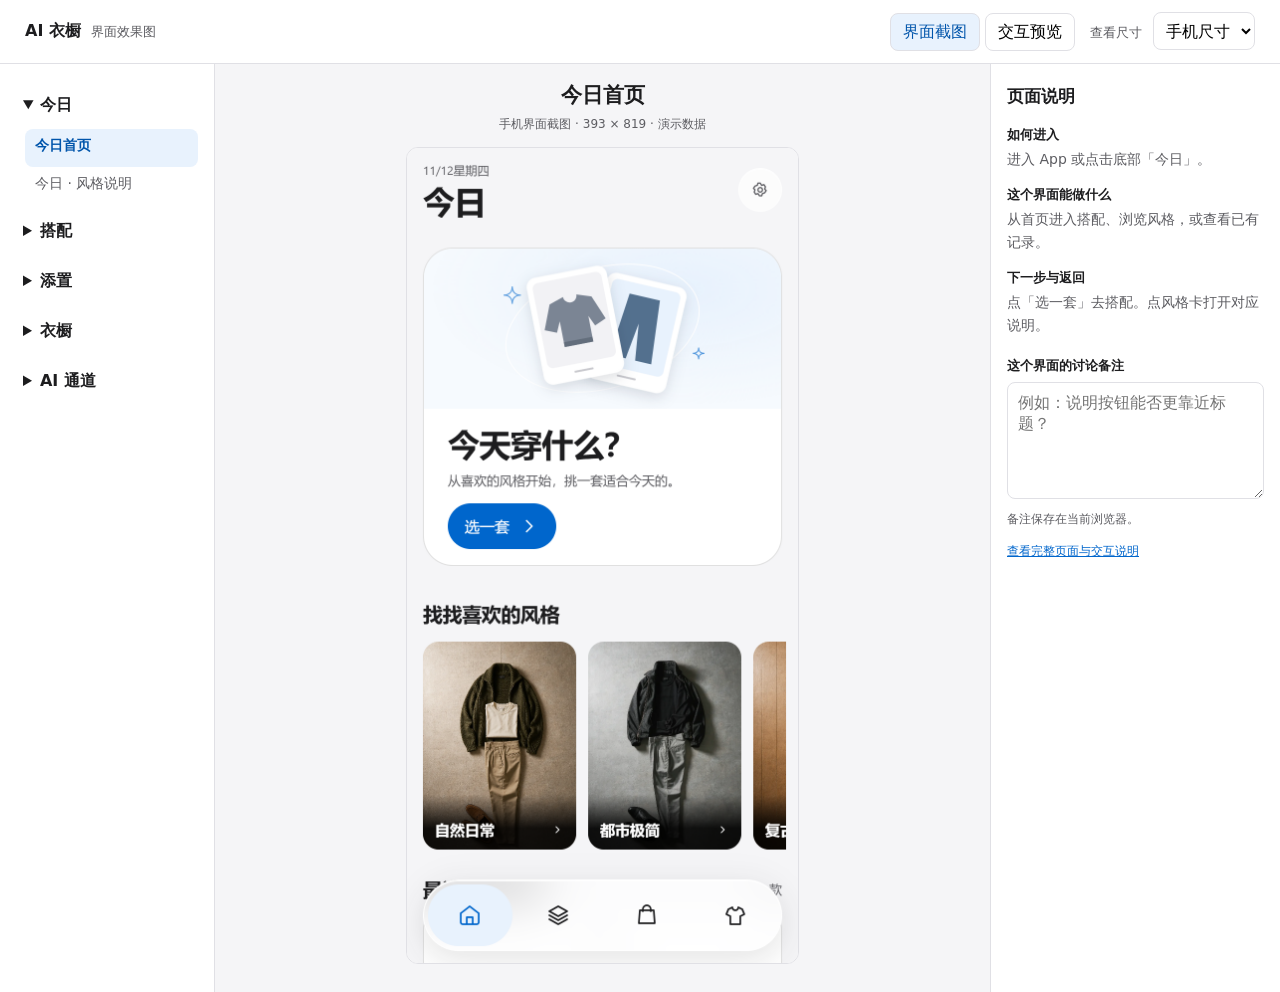
<file: docs/design/workbench/index.html>
<!doctype html>
<html lang="zh-CN">
<head>
  <meta charset="utf-8">
  <meta name="viewport" content="width=device-width, initial-scale=1">
  <title>AI 衣橱 · 界面效果图</title>
  <link rel="stylesheet" href="preview.css">
  <script src="preview.js" defer></script>
</head>
<body>
  <header class="masthead">
    <div><strong>AI 衣橱</strong><span>界面效果图</span></div>
    <div class="mode">
      <button type="button" id="show-shots" aria-pressed="true">界面截图</button>
      <button type="button" id="show-live" aria-pressed="false">交互预览</button>
      <label for="size">查看尺寸</label>
      <select id="size"><option value="phone">手机尺寸</option><option value="fit">适合窗口</option></select>
    </div>
  </header>
  <main class="workbench">
    <nav id="pages" aria-label="页面与交互状态"></nav>
    <section class="stage" aria-labelledby="screen-title">
      <h1 id="screen-title"></h1>
      <p class="caption" id="preview-hint">当前前端源码截图 · 393 × 819 手机视口 · 演示数据</p>
      <div id="need-server" class="need-server" hidden>
        <h2>交互预览需要本地服务</h2>
        <p>这个页面是从本地文件（<code>file://</code>）打开的。浏览器不允许本地文件加载 App 的界面，所以在这里点「交互预览」只能看到这张说明。</p>
        <p>双击工作台文件夹里的 <strong>启动效果图.bat</strong>，浏览器会自动打开可交互的地址。也可以在项目根目录运行：</p>
        <p class="cmd"><code>.venv/Scripts/python.exe docs/design/workbench/serve.py --open</code></p>
        <p id="server-state" role="status">正在检查本地服务…</p>
        <button type="button" id="open-live-url" hidden>服务已在运行 · 打开交互预览</button>
        <p class="note">「界面截图」不受影响，仍然可以逐页翻看。</p>
      </div>
      <img id="screen" class="original" width="393" height="819" alt="">
      <iframe id="live" class="original" title="AI 衣橱交互预览" src="about:blank" hidden></iframe>
    </section>
    <aside class="review">
      <h2>页面说明</h2>
      <dl id="explanation"></dl>
      <label for="notes">这个界面的讨论备注</label>
      <textarea id="notes" rows="5" placeholder="例如：说明按钮能否更靠近标题？"></textarea>
      <p id="storage" role="status">备注保存在当前浏览器。</p>
      <a href="页面说明.md">查看完整页面与交互说明</a>
    </aside>
  </main>
  <noscript>请在启用 JavaScript 的浏览器里打开效果图。</noscript>
</body>
</html>
</file>
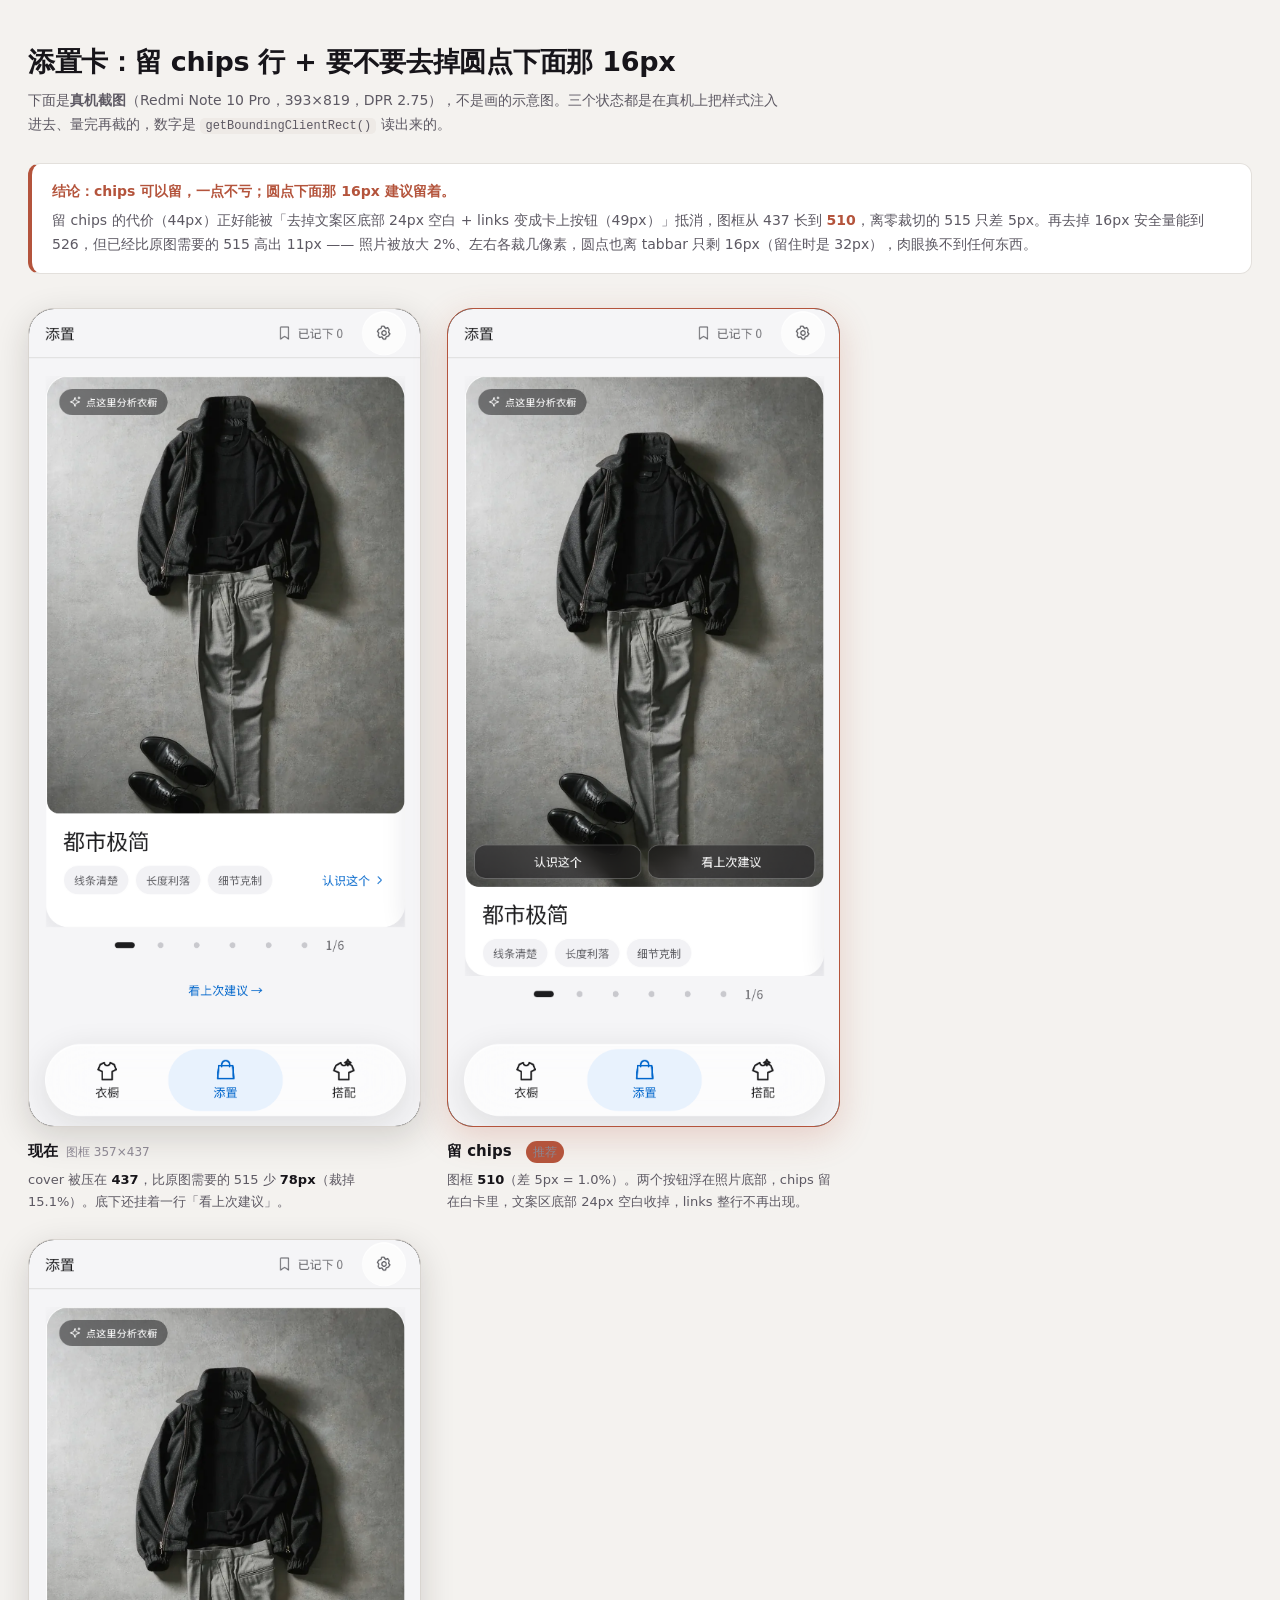
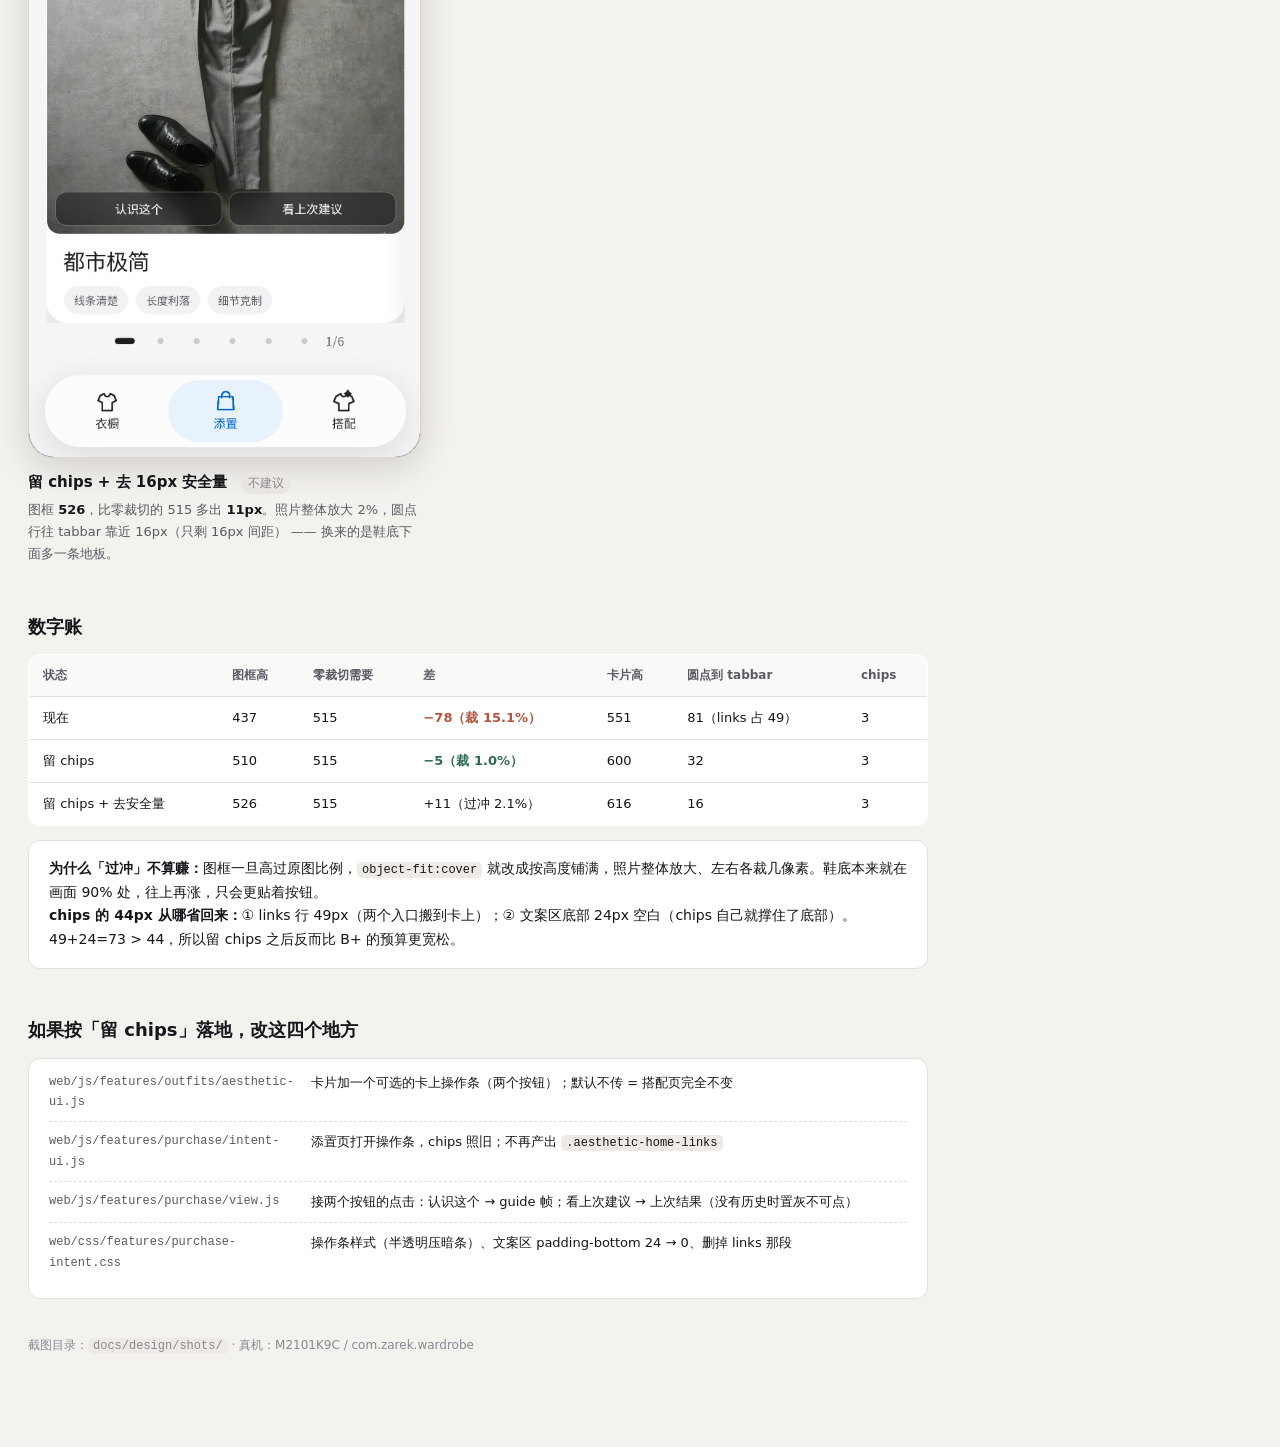
<file: docs/design/purchase-bplus-chips.html>
<!DOCTYPE html>
<html lang="zh-CN">
<head>
<meta charset="utf-8">
<meta name="viewport" content="width=device-width,initial-scale=1">
<title>添置卡 · 留 chips 与去安全量 · 真机对比</title>
<style>
  :root{--ink:#17151a;--dim:#5d5963;--faint:#8b8691;--line:#e3e0dc;--bg:#f4f2ef;--card:#fff;--accent:#b4543c;--ok:#2f6b4f}
  *{box-sizing:border-box}
  body{margin:0;background:var(--bg);color:var(--ink);font:14px/1.7 -apple-system,"PingFang SC","Microsoft YaHei",system-ui,sans-serif}
  .wrap{max-width:1320px;margin:0 auto;padding:44px 28px 80px}
  h1{font-size:27px;line-height:1.3;margin:0 0 10px;letter-spacing:-.01em}
  .sub{color:var(--dim);margin:0 0 26px;max-width:760px}
  .verdict{background:#fff;border:1px solid var(--line);border-left:4px solid var(--accent);border-radius:12px;padding:16px 20px;margin:0 0 34px}
  .verdict b{color:var(--accent)}
  .verdict p{margin:6px 0 0;color:var(--dim)}
  .row{display:flex;gap:26px;align-items:flex-start;flex-wrap:wrap}
  .phone{width:393px;flex:0 0 auto}
  .frame{width:393px;height:819px;border-radius:26px;overflow:hidden;background:#000;box-shadow:0 10px 34px rgba(30,24,20,.16);border:1px solid #d9d5d0}
  .frame img{display:block;width:393px;height:819px}
  .cap{margin-top:12px}
  .cap .n{display:flex;align-items:baseline;gap:8px}
  .cap .n b{font-size:15px}
  .cap .n span{font-size:12px;color:var(--faint)}
  .cap .v{margin-top:4px;font-size:13px;color:var(--dim)}
  .cap .v em{font-style:normal;font-weight:600;color:var(--ink);font-variant-numeric:tabular-nums}
  .pick{border-color:var(--accent);box-shadow:0 10px 34px rgba(180,84,60,.22)}
  .tagn{display:inline-block;font-size:11px;padding:1px 7px;border-radius:99px;background:var(--accent);color:#fff;margin-left:6px;vertical-align:2px}
  .tagx{display:inline-block;font-size:11px;padding:1px 7px;border-radius:99px;background:#e9e5e1;color:#7b7570;margin-left:6px;vertical-align:2px}
  h2{font-size:18px;margin:46px 0 12px}
  table{border-collapse:collapse;width:100%;max-width:900px;background:#fff;border:1px solid var(--line);border-radius:12px;overflow:hidden}
  th,td{padding:10px 14px;text-align:left;border-bottom:1px solid var(--line);font-size:13px}
  th{background:#faf9f7;font-weight:600;color:var(--dim);font-size:12px}
  tr:last-child td{border-bottom:0}
  td.num{font-variant-numeric:tabular-nums}
  .good{color:var(--ok);font-weight:600}
  .warn{color:var(--accent);font-weight:600}
  ul{margin:10px 0 0;padding-left:20px;color:var(--dim)}
  li{margin:5px 0}
  .note{background:#fff;border:1px solid var(--line);border-radius:12px;padding:16px 20px;margin-top:14px;max-width:900px}
  code{background:#eeeae6;padding:1px 5px;border-radius:5px;font-size:12px}
  .files{max-width:900px;background:#fff;border:1px solid var(--line);border-radius:12px;padding:4px 20px 16px;margin-top:12px}
  .files div{display:flex;gap:12px;padding:9px 0;border-bottom:1px dashed var(--line);font-size:13px}
  .files div:last-child{border-bottom:0}
  .files b{flex:0 0 250px;font-weight:500;font-family:ui-monospace,Consolas,monospace;font-size:12px;color:var(--dim)}
  .foot{margin-top:36px;font-size:12px;color:var(--faint)}
</style>
</head>
<body>
<div class="wrap">
  <h1>添置卡：留 chips 行 + 要不要去掉圆点下面那 16px</h1>
  <p class="sub">下面是<b>真机截图</b>（Redmi Note 10 Pro，393×819，DPR 2.75），不是画的示意图。三个状态都是在真机上把样式注入进去、量完再截的，数字是 <code>getBoundingClientRect()</code> 读出来的。</p>

  <div class="verdict">
    <b>结论：chips 可以留，一点不亏；圆点下面那 16px 建议留着。</b>
    <p>留 chips 的代价（44px）正好能被「去掉文案区底部 24px 空白 + links 变成卡上按钮（49px）」抵消，图框从 437 长到 <b>510</b>，离零裁切的 515 只差 5px。再去掉 16px 安全量能到 526，但已经比原图需要的 515 高出 11px —— 照片被放大 2%、左右各裁几像素，圆点也离 tabbar 只剩 16px（留住时是 32px），肉眼换不到任何东西。</p>
  </div>

  <div class="row">
    <div class="phone">
      <div class="frame"><img src="shots/bplus-now.png" alt="现在"></div>
      <div class="cap">
        <div class="n"><b>现在</b><span>图框 357×437</span></div>
        <div class="v">cover 被压在 <em>437</em>，比原图需要的 515 少 <em>78px</em>（裁掉 15.1%）。底下还挂着一行「看上次建议」。</div>
      </div>
    </div>

    <div class="phone">
      <div class="frame pick"><img src="shots/bplus-chips.png" alt="留 chips"></div>
      <div class="cap">
        <div class="n"><b>留 chips</b><span class="tagn">推荐</span></div>
        <div class="v">图框 <em>510</em>（差 5px = 1.0%）。两个按钮浮在照片底部，chips 留在白卡里，文案区底部 24px 空白收掉，links 整行不再出现。</div>
      </div>
    </div>

    <div class="phone">
      <div class="frame"><img src="shots/bplus-chips-nosafe.png" alt="留 chips + 去安全量"></div>
      <div class="cap">
        <div class="n"><b>留 chips + 去 16px 安全量</b><span class="tagx">不建议</span></div>
        <div class="v">图框 <em>526</em>，比零裁切的 515 多出 <em>11px</em>。照片整体放大 2%，圆点行往 tabbar 靠近 16px（只剩 16px 间距） —— 换来的是鞋底下面多一条地板。</div>
      </div>
    </div>
  </div>

  <h2>数字账</h2>
  <table>
    <tr><th>状态</th><th>图框高</th><th>零裁切需要</th><th>差</th><th>卡片高</th><th>圆点到 tabbar</th><th>chips</th></tr>
    <tr><td>现在</td><td class="num">437</td><td class="num">515</td><td class="num warn">−78（裁 15.1%）</td><td class="num">551</td><td class="num">81（links 占 49）</td><td>3</td></tr>
    <tr><td>留 chips</td><td class="num">510</td><td class="num">515</td><td class="num good">−5（裁 1.0%）</td><td class="num">600</td><td class="num">32</td><td>3</td></tr>
    <tr><td>留 chips + 去安全量</td><td class="num">526</td><td class="num">515</td><td class="num">+11（过冲 2.1%）</td><td class="num">616</td><td class="num">16</td><td>3</td></tr>
  </table>
  <div class="note">
    <b>为什么「过冲」不算赚：</b>图框一旦高过原图比例，<code>object-fit:cover</code> 就改成按高度铺满，照片整体放大、左右各裁几像素。鞋底本来就在画面 90% 处，往上再涨，只会更贴着按钮。<br>
    <b>chips 的 44px 从哪省回来：</b>① links 行 49px（两个入口搬到卡上）；② 文案区底部 24px 空白（chips 自己就撑住了底部）。49+24=73 &gt; 44，所以留 chips 之后反而比 B+ 的预算更宽松。
  </div>

  <h2>如果按「留 chips」落地，改这四个地方</h2>
  <div class="files">
    <div><b>web/js/features/outfits/aesthetic-ui.js</b><span>卡片加一个可选的卡上操作条（两个按钮）；默认不传 = 搭配页完全不变</span></div>
    <div><b>web/js/features/purchase/intent-ui.js</b><span>添置页打开操作条，chips 照旧；不再产出 <code>.aesthetic-home-links</code></span></div>
    <div><b>web/js/features/purchase/view.js</b><span>接两个按钮的点击：认识这个 → guide 帧；看上次建议 → 上次结果（没有历史时置灰不可点）</span></div>
    <div><b>web/css/features/purchase-intent.css</b><span>操作条样式（半透明压暗条）、文案区 padding-bottom 24 → 0、删掉 links 那段</span></div>
  </div>

  <p class="foot">截图目录：<code>docs/design/shots/</code> · 真机：M2101K9C / com.zarek.wardrobe</p>
</div>
</body>
</html>
</file>
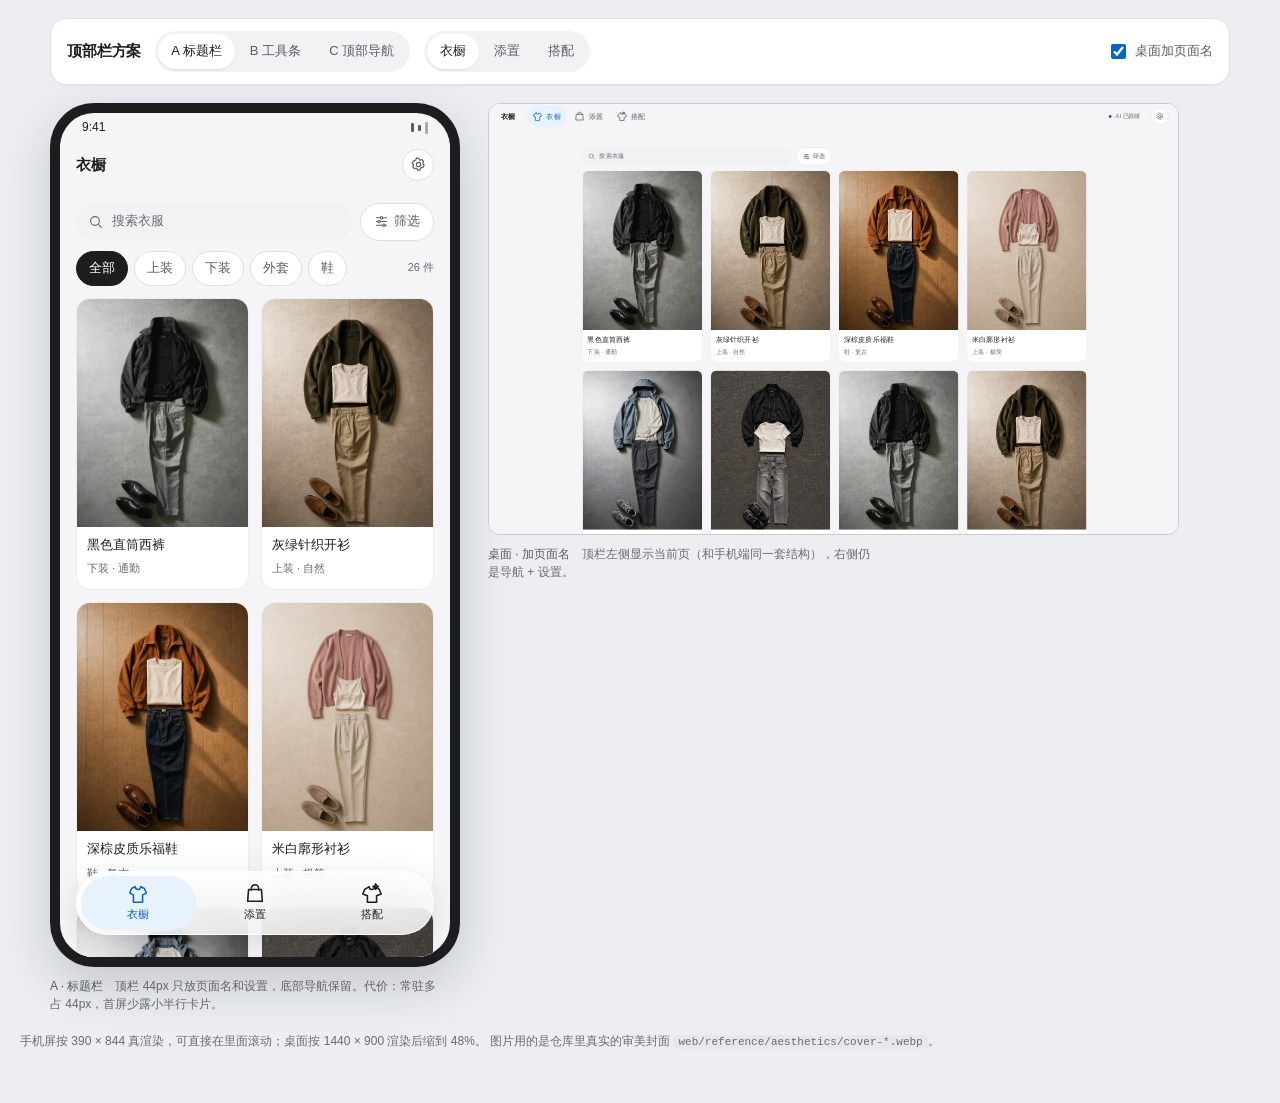
<file: docs/design/topbar-preview.html>
<!DOCTYPE html>
<html lang="zh-CN">
<head>
<meta charset="utf-8">
<meta name="viewport" content="width=device-width, initial-scale=1">
<title>顶部栏方案预览 · AI 穿搭助手</title>
<style>
:root{
  --bg:#f5f5f7; --surface:#fff; --surface-2:#f2f2f5;
  --border:#e0e0e0; --border-strong:#c9c9ce;
  --text:#1d1d1f; --text-dim:#5c5c61; --text-faint:#6b6b70;
  --accent:#0066cc; --accent-soft:#e8f2fd; --accent-line:#b3d4f5; --accent-wash:#f6fafe;
  --radius:12px; --radius-lg:16px; --radius-pill:999px;
  --shadow-glass:0 8px 32px rgba(29,29,31,.12), inset 0 1px 0 rgba(255,255,255,.9);
  --shadow-card:0 1px 2px rgba(0,0,0,.04);
  --fs-hero:32px; --fs-h1:24px; --fs-h2:20px; --fs-body-lg:17px;
  --fs-body:15px; --fs-sm:13px; --fs-xs:12px;
}
*{box-sizing:border-box}
html,body{margin:0;padding:0}
body{
  background:#eceef2; color:var(--text);
  font:15px/1.6 -apple-system,BlinkMacSystemFont,"Segoe UI","PingFang SC","Hiragino Sans GB","Microsoft YaHei",sans-serif;
  -webkit-font-smoothing:antialiased;
  padding:18px 20px 40px;
}
.icon{width:22px;height:22px;flex:0 0 auto}
.sr{position:absolute;width:1px;height:1px;overflow:hidden;clip:rect(0 0 0 0);white-space:nowrap}

/* ---------- 控制条 ---------- */
.ctl{
  max-width:1180px;margin:0 auto 18px;padding:12px 16px;
  background:var(--surface);border:1px solid var(--border);border-radius:var(--radius-lg);
  display:flex;flex-wrap:wrap;align-items:center;gap:8px 14px;
  position:sticky;top:12px;z-index:50;box-shadow:var(--shadow-card);
}
.ctl h1{margin:0;font-size:15px;font-weight:600;letter-spacing:-.01em;white-space:nowrap}
.ctl .hint{font-size:12px;color:var(--text-faint)}
.seg{display:flex;gap:2px;padding:3px;background:var(--surface-2);border-radius:var(--radius-pill)}
.seg button{
  appearance:none;border:0;background:transparent;font:inherit;font-size:13px;
  padding:7px 13px;border-radius:var(--radius-pill);color:var(--text-dim);cursor:pointer;white-space:nowrap;
}
.seg button:hover{color:var(--text)}
.seg button.on{background:var(--surface);color:var(--text);font-weight:500;box-shadow:0 1px 2px rgba(0,0,0,.08)}
.seg.divide{position:relative;margin-left:2px}
.chk{display:flex;align-items:center;gap:6px;font-size:13px;color:var(--text-dim);cursor:pointer;margin-left:auto}
.chk input{accent-color:var(--accent);width:15px;height:15px}

/* ---------- 舞台 ---------- */
.stage{max-width:1180px;margin:0 auto;display:flex;flex-wrap:wrap;gap:28px;align-items:flex-start}
figure{margin:0}
figcaption{margin-top:10px;font-size:12px;color:var(--text-faint);line-height:1.5;max-width:390px}
figcaption b{color:var(--text-dim);font-weight:500}

/* ---------- 手机 ---------- */
.phone{
  width:410px;height:864px;position:relative;
  border-radius:44px;padding:10px;background:#1d1d1f;
  box-shadow:0 18px 50px rgba(20,25,40,.18);
}
.screen{
  width:100%;height:100%;position:relative;overflow:hidden;
  border-radius:34px;background:var(--bg);
  display:flex;flex-direction:column;
}
.sb{
  height:30px;flex:0 0 auto;display:flex;align-items:center;justify-content:space-between;
  padding:0 22px;font-size:12px;font-weight:500;color:var(--text);
}
.sb .dots{display:flex;gap:4px;align-items:center}
.sb .dots i{width:3px;height:9px;background:var(--text);border-radius:1px;display:block;opacity:.7}
.sb .dots i:nth-child(2){height:6px}
.sb .dots i:nth-child(3){height:12px;opacity:.35}

.tb{
  flex:0 0 auto;height:44px;display:flex;align-items:center;gap:10px;
  padding:0 16px;background:var(--bg);position:relative;z-index:5;
}
.tb::after{content:"";position:absolute;left:16px;right:16px;bottom:0;height:1px;background:#e8e8ed;opacity:0;transition:opacity .15s}
.screen.scrolled .tb::after{opacity:1}
.pgt{font-size:15px;font-weight:600;letter-spacing:-.01em}
.met{font-size:12px;color:var(--text-faint)}
.setbtn{
  appearance:none;margin-left:auto;width:32px;height:32px;min-width:32px;padding:0;
  border:1px solid var(--border);border-radius:50%;background:var(--surface);
  color:var(--text-dim);display:flex;align-items:center;justify-content:center;cursor:pointer;
}
.setbtn .icon{width:17px;height:17px}
.navp{display:flex;gap:2px;min-width:0}
.navtab{
  display:inline-flex;align-items:center;gap:4px;padding:6px 11px;border-radius:var(--radius-pill);
  font-size:13px;color:var(--text-dim);text-decoration:none;white-space:nowrap;
}
.navtab .icon{width:17px;height:17px}
.navtab.on{background:var(--accent-soft);color:var(--accent);font-weight:500}

.body{flex:1;min-height:0;overflow-y:auto;padding:10px 16px 0;scrollbar-width:none}
.body::-webkit-scrollbar{display:none}
.pad{padding-bottom:104px}
.pad.short{padding-bottom:20px}

/* 衣橱 */
.srow{display:flex;gap:8px;align-items:center;margin:6px 0 10px}
.search{
  flex:1;display:flex;align-items:center;gap:8px;height:38px;padding:0 12px;
  background:var(--surface-2);border-radius:var(--radius-pill);color:var(--text-faint);font-size:13px;
}
.search .icon{width:16px;height:16px}
.fbtn{
  appearance:none;height:38px;padding:0 13px;border:1px solid var(--border);background:var(--surface);
  border-radius:var(--radius-pill);font:inherit;font-size:13px;color:var(--text-dim);
  display:inline-flex;align-items:center;gap:5px;cursor:pointer;
}
.fbtn .icon{width:15px;height:15px}
.chiprow{display:flex;align-items:center;gap:6px;margin:0 0 12px}
.chips{display:flex;gap:6px;overflow-x:auto;flex:1;min-width:0;scrollbar-width:none}
.chips::-webkit-scrollbar{display:none}
.chip{
  flex:0 0 auto;padding:6px 12px;border-radius:var(--radius-pill);background:var(--surface);
  border:1px solid var(--border);font-size:13px;color:var(--text-dim);white-space:nowrap;
}
.chip.on{background:var(--text);border-color:var(--text);color:#fff}
.count{flex:0 0 auto;font-size:11px;color:var(--text-faint);white-space:nowrap}

.grid{display:grid;grid-template-columns:repeat(2,minmax(0,1fr));gap:12px}
.card{background:var(--surface);border:1px solid #ececf1;border-radius:14px;overflow:hidden}
.card .ph{aspect-ratio:3/4;background:var(--surface-2);overflow:hidden}
.card .ph img{width:100%;height:100%;object-fit:cover;display:block}
.card .cap{padding:8px 10px 10px}
.card .cap strong{display:block;font-size:13px;font-weight:500;white-space:nowrap;overflow:hidden;text-overflow:ellipsis}
.card .cap span{font-size:11px;color:var(--text-faint)}

/* 添置 */
.collage{
  position:relative;height:200px;margin:10px 0 16px;border-radius:18px;overflow:hidden;background:var(--surface-2);
}
.collage img{position:absolute;object-fit:cover;border-radius:10px}
.collage .c1{width:44%;height:62%;left:7%;top:18%;transform:rotate(-3deg)}
.collage .c2{width:42%;height:68%;left:38%;top:14%;transform:rotate(1.5deg);z-index:2}
.collage .c3{width:28%;height:48%;right:9%;top:27%;transform:rotate(5deg)}
.gaps-h{font-size:22px;font-weight:600;letter-spacing:-.02em;line-height:1.25;margin:0 0 6px}
.gaps-p{font-size:13px;color:var(--text-dim);margin:0 0 16px}
.saved-row{display:flex;align-items:center;justify-content:flex-end;gap:6px;min-height:22px;margin:2px 0 0}
.saved{display:inline-flex;align-items:center;gap:4px;font-size:11px;color:var(--text-faint)}
.saved .icon{width:13px;height:13px}
.cta{
  width:100%;height:48px;border:0;border-radius:var(--radius-pill);background:var(--accent);color:#fff;
  font:inherit;font-size:15px;font-weight:500;cursor:pointer;display:flex;align-items:center;justify-content:center;gap:7px;
}
.cta .icon{width:18px;height:18px}
.cta-note{text-align:center;font-size:11px;color:var(--text-faint);margin:8px 0 0}

/* 搭配 */
.chooser{
  width:100%;display:flex;align-items:center;gap:9px;padding:12px 14px;margin:6px 0 10px;
  background:var(--surface);border:1px solid var(--border);border-radius:14px;font:inherit;cursor:pointer;text-align:left;
}
.chooser .icon{width:18px;height:18px;color:var(--accent)}
.chooser strong{font-size:15px;font-weight:500;flex:1;min-width:0}
.chooser .caret{color:var(--text-faint);font-size:13px}
.season{display:flex;gap:6px;align-items:center;font-size:12px;color:var(--text-faint);margin:0 0 16px}
.season b{font-weight:500;color:var(--text-dim)}
.outfit-photos{display:grid;grid-template-columns:repeat(3,1fr);gap:8px;margin:0 0 12px}
.outfit-photos div{aspect-ratio:3/4;border-radius:10px;overflow:hidden;background:var(--surface-2)}
.outfit-photos img{width:100%;height:100%;object-fit:cover;display:block}
.outfit-note{font-size:13px;color:var(--text-dim);margin:0 0 16px}
.sec-h{font-size:13px;font-weight:500;margin:18px 0 8px}

/* 底部 tabbar */
.tabbar{
  position:absolute;left:16px;right:16px;bottom:22px;height:64px;z-index:20;
  display:flex;gap:2px;padding:4px;
  background:rgba(255,255,255,.82);backdrop-filter:saturate(150%) blur(24px);
  -webkit-backdrop-filter:saturate(150%) blur(24px);
  border:1px solid rgba(255,255,255,.9);border-radius:var(--radius-pill);
  box-shadow:var(--shadow-glass);
}
.tabbar .t{
  flex:1;display:flex;flex-direction:column;align-items:center;justify-content:center;gap:1px;
  font-size:11px;color:var(--text);text-decoration:none;border-radius:var(--radius-pill);
}
.tabbar .t .icon{width:22px;height:22px}
.tabbar .t.on{background:var(--accent-soft);color:var(--accent);font-weight:500}

/* ---------- 桌面 ---------- */
.desk-frame{
  width:100%;max-width:691px;height:432px;overflow:hidden;border-radius:12px;
  border:1px solid var(--border-strong);background:#fff;position:relative;
}
.desk{
  width:1440px;height:900px;transform:scale(.48);transform-origin:top left;
  background:var(--bg);display:flex;flex-direction:column;
}
.dt{
  flex:0 0 auto;height:52px;display:flex;align-items:center;gap:24px;padding:0 24px;background:var(--bg);
  border-bottom:1px solid transparent;
}
.dt .pg{font-size:15px;font-weight:600;letter-spacing:-.01em;min-width:0}
.dt .pg.hide{display:none}
.dt .nav{display:flex;gap:4px}
.dt .nav a{
  display:inline-flex;align-items:center;gap:8px;padding:8px 12px;min-height:44px;
  border-radius:var(--radius-pill);color:var(--text-dim);text-decoration:none;font-size:15px;
}
.dt .nav a.on{background:var(--accent-soft);color:var(--accent);font-weight:500}
.dt .st{margin-left:auto;display:flex;align-items:center;gap:8px;font-size:12px;color:var(--text-faint)}
.dt .st .dot{width:6px;height:6px;border-radius:50%;background:var(--accent)}
.dt .setb{width:36px;height:36px;border:1px solid var(--border);border-radius:50%;background:var(--surface);display:flex;align-items:center;justify-content:center;color:var(--text-dim)}
.dt .setb .icon{width:18px;height:18px}
.dv{flex:1;min-height:0;overflow:hidden;max-width:1100px;width:100%;margin:0 auto;padding:32px 24px}
.dv .grid{grid-template-columns:repeat(4,minmax(0,1fr));gap:16px}
.dv .card .cap strong{font-size:15px}
.dv .card .cap span{font-size:13px}
.dv .srow{max-width:520px}
.dv .collage{height:300px;max-width:640px}
.dv .outfit-photos div{aspect-ratio:4/5}
.dv h2.page{font-size:32px;font-weight:600;letter-spacing:-.02em;margin:0 0 24px}
.dv h2.page.hide{display:none}

.legend{margin-top:18px;font-size:12px;color:var(--text-faint);line-height:1.7;max-width:1100px}
.legend code{font-family:ui-monospace,SFMono-Regular,Menlo,monospace;font-size:11px;background:#e6e8ec;padding:1px 5px;border-radius:4px}
</style>
</head>
<body>

<div class="ctl">
  <h1>顶部栏方案</h1>
  <div class="seg" id="planSeg">
    <button data-plan="A" class="on">A 标题栏</button>
    <button data-plan="B">B 工具条</button>
    <button data-plan="C">C 顶部导航</button>
  </div>
  <div class="seg" id="pageSeg">
    <button data-page="wardrobe" class="on">衣橱</button>
    <button data-page="gaps">添置</button>
    <button data-page="outfits">搭配</button>
  </div>
  <label class="chk"><input type="checkbox" id="deskTitle" checked> 桌面加页面名</label>
</div>

<div class="stage">
  <figure>
    <div class="phone">
      <div class="screen" id="screen"></div>
    </div>
    <figcaption id="phoneCap"></figcaption>
  </figure>

  <figure>
    <div class="desk-frame"><div class="desk" id="desk"></div></div>
    <figcaption id="deskCap"></figcaption>
  </figure>
</div>

<p class="legend">
  手机屏按 390 × 844 真渲染，可直接在里面滚动；桌面按 1440 × 900 渲染后缩到 48%。
  图片用的是仓库里真实的审美封面 <code>web/reference/aesthetics/cover-*.webp</code>。
</p>

<script>
const IC = {
  wardrobe:'<path d="m9 4-4 2-2 5 4 2v8h10v-8l4-2-2-5-4-2a3 3 0 0 1-6 0Z"/>',
  gaps:'<path d="M5 7h14l1 13H4zM8 8V6a4 4 0 0 1 8 0v2"/>',
  outfits:'<path d="m9 4-5 3-2 5 5 2v7h10v-7l5-2-2-5-5-3a3 3 0 0 1-6 0Z"/><path d="m15 3 1-2 1 2 2 1-2 1-1 2-1-2-2-1Z"/>',
  settings:'<circle cx="12" cy="12" r="3"/><path d="m9 3-1 3-3 1-2 3 2 2-1 3 2 3 3-1 2 3h3l1-3 3-1 2-3-2-2 1-3-2-3-3 1-2-3Z"/>',
  search:'<circle cx="10.5" cy="10.5" r="6.5"/><path d="m16 16 4 4"/>',
  filter:'<path d="M4 6h6m4 0h6M4 12h2m4 0h10M4 18h10m4 0h2"/><circle cx="12" cy="6" r="2"/><circle cx="8" cy="12" r="2"/><circle cx="16" cy="18" r="2"/>',
  bookmark:'<path d="M6 4a1 1 0 0 1 1-1h10a1 1 0 0 1 1 1v17l-6-4-6 4z"/>',
  spark:'<path d="m12 3 2.5 6.5L21 12l-6.5 2.5L12 21l-2.5-6.5L3 12l6.5-2.5zM20 2v4M18 4h4"/>'
};
const ic = (n) => '<svg class="icon" viewBox="0 0 24 24" fill="none" stroke="currentColor" stroke-width="1.7" stroke-linecap="round" stroke-linejoin="round" aria-hidden="true">' + (IC[n]||'') + '</svg>';

const IMG = '../../web/reference/aesthetics/';
const ITEMS = [
  {n:'黑色直筒西裤', t:'下装 · 通勤', img:'cover-urban.webp'},
  {n:'灰绿针织开衫', t:'上装 · 自然', img:'cover-natural.webp'},
  {n:'深棕皮质乐福鞋', t:'鞋 · 复古', img:'cover-heritage.webp'},
  {n:'米白廓形衬衫', t:'上装 · 极简', img:'cover-refined.webp'},
  {n:'军绿工装直筒裤', t:'下装 · 机能', img:'cover-technical.webp'},
  {n:'黑色短款夹克', t:'外套 · 街头', img:'cover-street.webp'}
];

const PAGE = {
  wardrobe: {name:'衣橱', metric:'26 件'},
  gaps:     {name:'添置', metric:'已记下 3'},
  outfits:  {name:'搭配', metric:'春 · 18°C'}
};

let plan = 'A', page = 'wardrobe', deskTitle = true;

const q = new URLSearchParams(location.search);
if (['A','B','C'].includes(q.get('plan'))) plan = q.get('plan');
if (['wardrobe','gaps','outfits'].includes(q.get('page'))) page = q.get('page');
if (q.get('desk') === '0') deskTitle = false;
document.querySelectorAll('#planSeg button').forEach(b => b.classList.toggle('on', b.dataset.plan === plan));
document.querySelectorAll('#pageSeg button').forEach(b => b.classList.toggle('on', b.dataset.page === page));
document.getElementById('deskTitle').checked = deskTitle;

function topbar(){
  if (plan === 'C') {
    const tabs = ['wardrobe','gaps','outfits'].map(k =>
      '<a class="navtab' + (k===page?' on':'') + '">' + ic(k) + PAGE[k].name + '</a>').join('');
    return '<div class="tb"><div class="navp">' + tabs + '</div><button class="setbtn">' + ic('settings') + '</button></div>';
  }
  const label = plan === 'A' ? PAGE[page].name : PAGE[page].metric;
  return '<div class="tb"><div class="' + (plan==='A'?'pgt':'met') + '">' + label + '</div>' +
         '<button class="setbtn">' + ic('settings') + '</button></div>';
}

function card(it){
  return '<div class="card"><div class="ph"><img src="' + IMG + it.img + '" alt=""></div>' +
         '<div class="cap"><strong>' + it.n + '</strong><span>' + it.t + '</span></div></div>';
}

function wardrobeBody(){
  const chips = ['全部','上装','下装','外套','鞋'].map((c,i) =>
    '<span class="chip' + (i===0?' on':'') + '">' + c + '</span>').join('');
  const count = plan === 'B' ? '' : '<span class="count">26 件</span>';
  return '<div class="srow"><div class="search">' + ic('search') + '搜索衣服</div>' +
    '<button class="fbtn">' + ic('filter') + '筛选</button></div>' +
    '<div class="chiprow"><div class="chips">' + chips + '</div>' + count + '</div>' +
    '<div class="grid">' + ITEMS.map(card).join('') + '</div>';
}

function gapsBody(){
  const saved = plan === 'B' ? '' : '<div class="saved-row"><span class="saved">' + ic('bookmark') + '已记下 3</span></div>';
  return saved +
    '<div class="collage">' +
      '<img class="c1" src="' + IMG + 'cover-natural.webp" alt="">' +
      '<img class="c2" src="' + IMG + 'cover-urban.webp" alt="">' +
      '<img class="c3" src="' + IMG + 'cover-heritage.webp" alt="">' +
    '</div>' +
    '<h2 class="gaps-h">这套里，缺一件薄外套</h2>' +
    '<p class="gaps-p">按你现在的衣橱和都市极简的方向，外层是唯一没有备份的位置。</p>' +
    '<button class="cta">' + ic('spark') + '按这个审美分析</button>' +
    '<p class="cta-note">用已有衣服和这个方向，给出具体款式</p>';
}

function outfitsBody(){
  const season = plan === 'B' ? '' :
    '<div class="season"><b>春</b>· 18°C 多云 · 适合薄外套</div>';
  return '<button class="chooser">' + ic('spark') + '<strong>都市极简</strong><span class="caret">⌄</span></button>' +
    season +
    '<div class="outfit-photos">' +
      '<div><img src="' + IMG + 'cover-urban.webp" alt=""></div>' +
      '<div><img src="' + IMG + 'cover-refined.webp" alt=""></div>' +
      '<div><img src="' + IMG + 'cover-heritage.webp" alt=""></div>' +
    '</div>' +
    '<p class="outfit-note">米白衬衫配黑色直筒裤，外层压一件深棕短夹克 —— 三件都是你已有的。</p>' +
    '<button class="cta">' + ic('spark') + '从衣橱生成搭配</button>' +
    '<p class="cta-note">用已有衣服，按当前季节搭配</p>' +
    '<div class="sec-h">最近搭配</div>' +
    '<div class="outfit-photos">' +
      '<div><img src="' + IMG + 'cover-street.webp" alt=""></div>' +
      '<div><img src="' + IMG + 'cover-technical.webp" alt=""></div>' +
      '<div><img src="' + IMG + 'cover-natural.webp" alt=""></div>' +
    '</div>';
}

function tabbar(){
  return '<div class="tabbar">' + ['wardrobe','gaps','outfits'].map(k =>
    '<a class="t' + (k===page?' on':'') + '">' + ic(k) + '<span>' + PAGE[k].name + '</span></a>').join('') + '</div>';
}

function renderPhone(){
  const body = page === 'wardrobe' ? wardrobeBody() : page === 'gaps' ? gapsBody() : outfitsBody();
  const pad = plan === 'C' ? ' pad short' : ' pad';
  document.getElementById('screen').innerHTML =
    '<div class="sb"><span>9:41</span><span class="dots"><i></i><i></i><i></i></span></div>' +
    topbar() +
    '<div class="body' + pad + '">' + body + '</div>' +
    (plan === 'C' ? '' : tabbar());

  const cap = {
    A: '<b>A · 标题栏</b>　顶栏 44px 只放页面名和设置，底部导航保留。代价：常驻多占 44px，首屏少露小半行卡片。',
    B: '<b>B · 工具条</b>　各页首行操作搬进顶栏（衣橱件数 / 添置已记下 / 搭配季节），滚动时一直可见。不额外占高度。',
    C: '<b>C · 顶部导航</b>　导航上移成三枚胶囊，底部 tabbar 删除，内容多出 84px。代价：底部点击转场要重做。'
  }[plan];
  document.getElementById('phoneCap').innerHTML = cap;
}

function renderDesk(){
  const tabs = ['wardrobe','gaps','outfits'].map(k =>
    '<a class="' + (k===page?'on':'') + '">' + ic(k) + PAGE[k].name + '</a>').join('');
  let body;
  if (page === 'wardrobe') {
    body = '<div class="srow"><div class="search">' + ic('search') + '搜索衣服</div><button class="fbtn">' + ic('filter') + '筛选</button></div>' +
      '<div class="grid">' + ITEMS.concat(ITEMS).map(card).join('') + '</div>';
  } else if (page === 'gaps') {
    body = '<div class="srow"><div class="search">' + ic('search') + '搜索方向</div></div>' +
      '<div class="collage collage-wide">' +
        '<img class="c1" src="' + IMG + 'cover-natural.webp" alt="">' +
        '<img class="c2" src="' + IMG + 'cover-urban.webp" alt="">' +
        '<img class="c3" src="' + IMG + 'cover-heritage.webp" alt="">' +
      '</div>' +
      '<h2 class="gaps-h">这套里，缺一件薄外套</h2>' +
      '<p class="gaps-p" style="max-width:520px">按你现在的衣橱和都市极简的方向，外层是唯一没有备份的位置。</p>' +
      '<button class="cta" style="width:320px">' + ic('spark') + '按这个审美分析</button>';
  } else {
    body = '<button class="chooser" style="max-width:440px">' + ic('spark') + '<strong>都市极简</strong><span class="caret">⌄</span></button>' +
      '<div class="season"><b>春</b>· 18°C 多云 · 适合薄外套</div>' +
      '<div class="outfit-photos" style="max-width:520px">' +
        '<div><img src="' + IMG + 'cover-urban.webp" alt=""></div>' +
        '<div><img src="' + IMG + 'cover-refined.webp" alt=""></div>' +
        '<div><img src="' + IMG + 'cover-heritage.webp" alt=""></div>' +
      '</div>' +
      '<p class="outfit-note">米白衬衫配黑色直筒裤，外层压一件深棕短夹克 —— 三件都是你已有的。</p>' +
      '<button class="cta" style="width:320px">' + ic('spark') + '从衣橱生成搭配</button>';
  }
  document.getElementById('desk').innerHTML =
    '<div class="dt">' +
      '<div class="pg' + (deskTitle?'':' hide') + '">' + PAGE[page].name + '</div>' +
      '<nav class="nav">' + tabs + '</nav>' +
      '<div class="st"><span class="dot"></span>AI 已就绪</div>' +
      '<div class="setb">' + ic('settings') + '</div>' +
    '</div>' +
    '<div class="dv">' +
      '<h2 class="page' + (deskTitle?' hide':'') + '">' + PAGE[page].name + '</h2>' + body +
    '</div>';

  document.getElementById('deskCap').innerHTML = deskTitle
    ? '<b>桌面 · 加页面名</b>　顶栏左侧显示当前页（和手机端同一套结构），右侧仍是导航 + 设置。'
    : '<b>桌面 · 保持现状</b>　只有导航胶囊 + 设置，靠高亮表示当前页。标题回到内容区顶部（§26 之前的样子）。';
}

document.getElementById('planSeg').addEventListener('click', e => {
  const b = e.target.closest('[data-plan]'); if (!b) return;
  plan = b.dataset.plan;
  document.querySelectorAll('#planSeg button').forEach(x => x.classList.toggle('on', x === b));
  renderPhone();
});
document.getElementById('pageSeg').addEventListener('click', e => {
  const b = e.target.closest('[data-page]'); if (!b) return;
  page = b.dataset.page;
  document.querySelectorAll('#pageSeg button').forEach(x => x.classList.toggle('on', x === b));
  renderPhone(); renderDesk();
});
document.getElementById('deskTitle').addEventListener('change', e => {
  deskTitle = e.target.checked; renderDesk();
});
document.getElementById('screen').addEventListener('scroll', e => {
  const tb = e.target;
  tb.classList.toggle('scrolled', false);
}, true);
document.getElementById('screen').addEventListener('scroll', e => {
  if (e.target.classList.contains('body')) {
    document.getElementById('screen').classList.toggle('scrolled', e.target.scrollTop > 4);
  }
}, true);

renderPhone();
renderDesk();
</script>
</body>
</html>
</file>
<file: docs/design/workbench/preview.css>
:root {
  font-family: "Inter", "Microsoft YaHei UI", system-ui, sans-serif;
  color: #1d1d1f;
  background: #f5f5f7;
  --border: #e0e0e5;
  --muted: #5c5c61;
  --accent: #0066cc;
}
* { box-sizing: border-box; }
body { margin: 0; }
a { color: var(--accent); }
:focus-visible { outline: 2px solid var(--accent); outline-offset: 2px; }
.masthead {
  min-height: 64px; display: flex; align-items: center; justify-content: space-between;
  gap: 16px; padding: 12px 25px; background: #fff; border-bottom: 1px solid var(--border);
}
.masthead span, .mode label { margin-left: 10px; font-size: 13px; color: var(--muted); }
.mode select { min-height: 38px; margin-left: 6px; padding: 0 8px; background: #fff; border: 1px solid var(--border); border-radius: 8px; font: inherit; }
.mode button { min-height: 38px; padding: 0 12px; border-radius: 8px; border: 1px solid var(--border); background: #fff; font: inherit; }
.mode button[aria-pressed="true"] { color: #0055ab; background: #e8f2fd; }
.workbench { display: grid; grid-template-columns: minmax(165px, 215px) minmax(0, 1fr) minmax(215px, 290px); min-height: calc(100vh - 64px); }
#pages, .review { min-width: 0; padding: 21px 16px; background: #fff; }
#pages { border-right: 1px solid var(--border); }
.review { border-left: 1px solid var(--border); }
#pages details + details { margin-top: 6px; }
#pages summary { cursor: pointer; font-weight: 650; padding: 10px 7px; min-height: 44px; }
#pages a { display: block; min-height: 38px; padding: 8px 10px; margin-left: 9px; text-decoration: none; color: var(--muted); border-radius: 8px; font-size: 14px; }
#pages a[aria-current="page"] { color: #0055ab; background: #e8f2fd; font-weight: 650; }
.stage { min-width: 0; padding: 17px clamp(10px, 2.5vw, 30px) 28px; text-align: center; }
.stage h1 { margin: 0; font-size: 21px; }
.caption { margin: 7px 0 14px; color: var(--muted); font-size: 12px; }
#screen { display: block; width: auto; height: min(72vh, 819px); max-width: 100%; object-fit: contain; margin: 0 auto; border: 1px solid var(--border); border-radius: 12px; background: white; }
#screen.original { width: 393px; height: auto; }
#screen[hidden] { display: none; }
#live { display: block; width: 100%; height: calc(100vh - 137px); min-height: 640px; border: 1px solid var(--border); border-radius: 12px; background: #f5f5f7; }
#live.original { width: 393px; height: 819px; min-height: 0; margin: 0 auto; }
#live[hidden] { display: none; }
.review h2 { margin: 0; font-size: 17px; }
.review dl { margin: 18px 0; }
.review dt, .review label { font-weight: 650; font-size: 13px; }
.review dd { margin: 4px 0 15px; color: var(--muted); font-size: 14px; line-height: 1.65; }
.review textarea { display: block; width: 100%; margin-top: 7px; padding: 10px; border: 1px solid var(--border); border-radius: 8px; resize: vertical; font: inherit; }
.review p, .review a { color: var(--muted); font-size: 12px; }
.review a { color: var(--accent); }
@media (max-width: 820px) {
  .workbench { grid-template-columns: 150px minmax(0, 1fr); }
  .review { grid-column: 1 / -1; border-top: 1px solid var(--border); border-left: 0; }
}
@media (max-width: 500px) {
  .masthead { padding: 8px 12px; flex-wrap: wrap; }
  .workbench { display: block; }
  #pages { padding: 6px 12px; border-bottom: 1px solid var(--border); }
  #pages details + details { margin-top: 0; }
  #screen { height: auto; }
  #live.original { max-width: 100%; height: min(819px, 72vh); }
}

/* 从本地文件打开时，「交互预览」只能给一张说明卡：file:// 加载不了 App 的模块和接口。
   写法要克制 —— 这一块只在真的点不到界面时出现，别让人误以为是常态。 */
.need-server {
  max-width: 520px; margin: 7vh auto 16px; padding: 18px 20px; text-align: left;
  background: #fff; border: 1px solid var(--border); border-radius: 12px;
}
.need-server[hidden] { display: none; }
.need-server h2 { margin: 0 0 10px; font-size: 16px; }
.need-server p { margin: 0 0 10px; color: var(--muted); font-size: 13px; line-height: 1.7; }
.need-server code { padding: 1px 5px; background: #f0f0f3; border-radius: 4px; font-size: 12px; }
.need-server .cmd { margin: 0 0 12px; }
.need-server .cmd code { display: inline-block; padding: 8px 10px; }
.need-server .note { margin-bottom: 0; font-size: 12px; }
#open-live-url {
  min-height: 34px; margin-bottom: 12px; padding: 0 14px; border: 1px solid #b6d4f2;
  border-radius: 8px; background: #e8f2fd; color: #0055ab; font: inherit; font-size: 13px;
  font-weight: 650; cursor: pointer;
}
#open-live-url:hover { background: #d9e9fb; }
#open-live-url[hidden] { display: none; }
</file>
